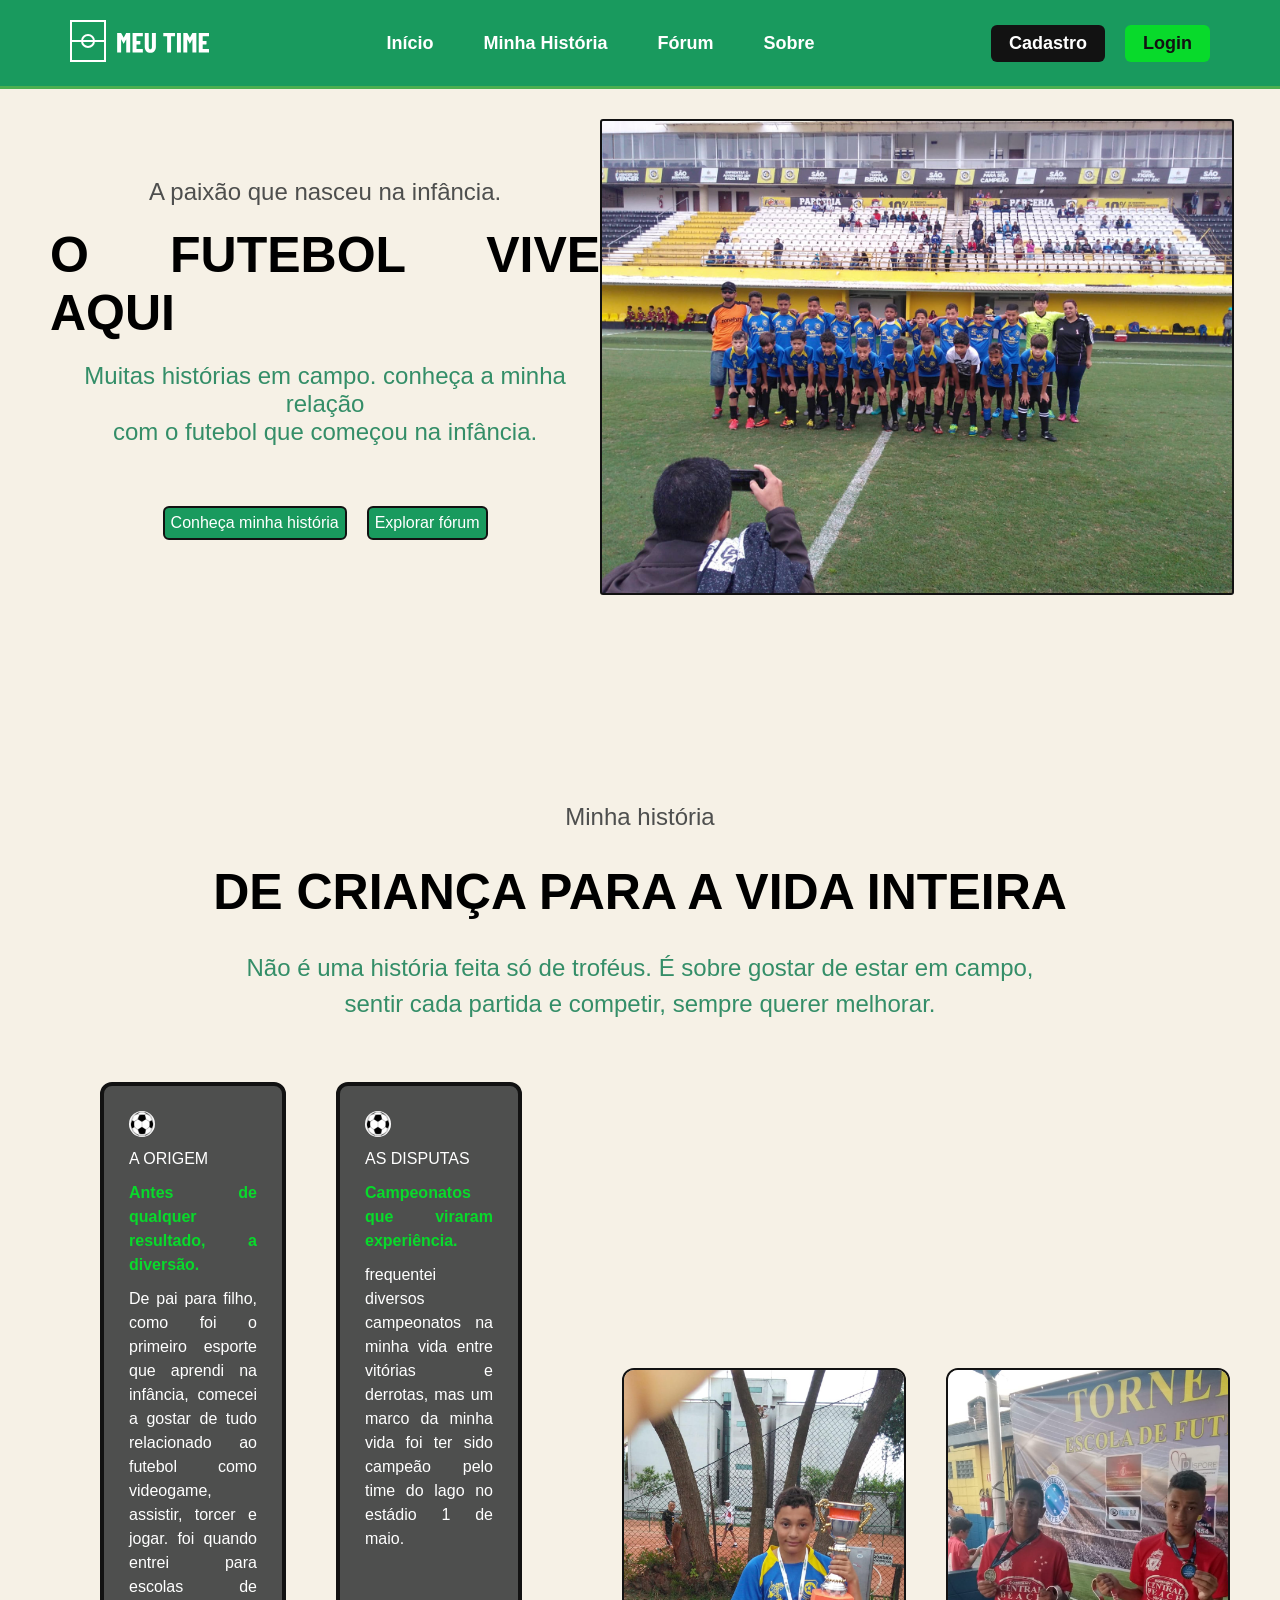
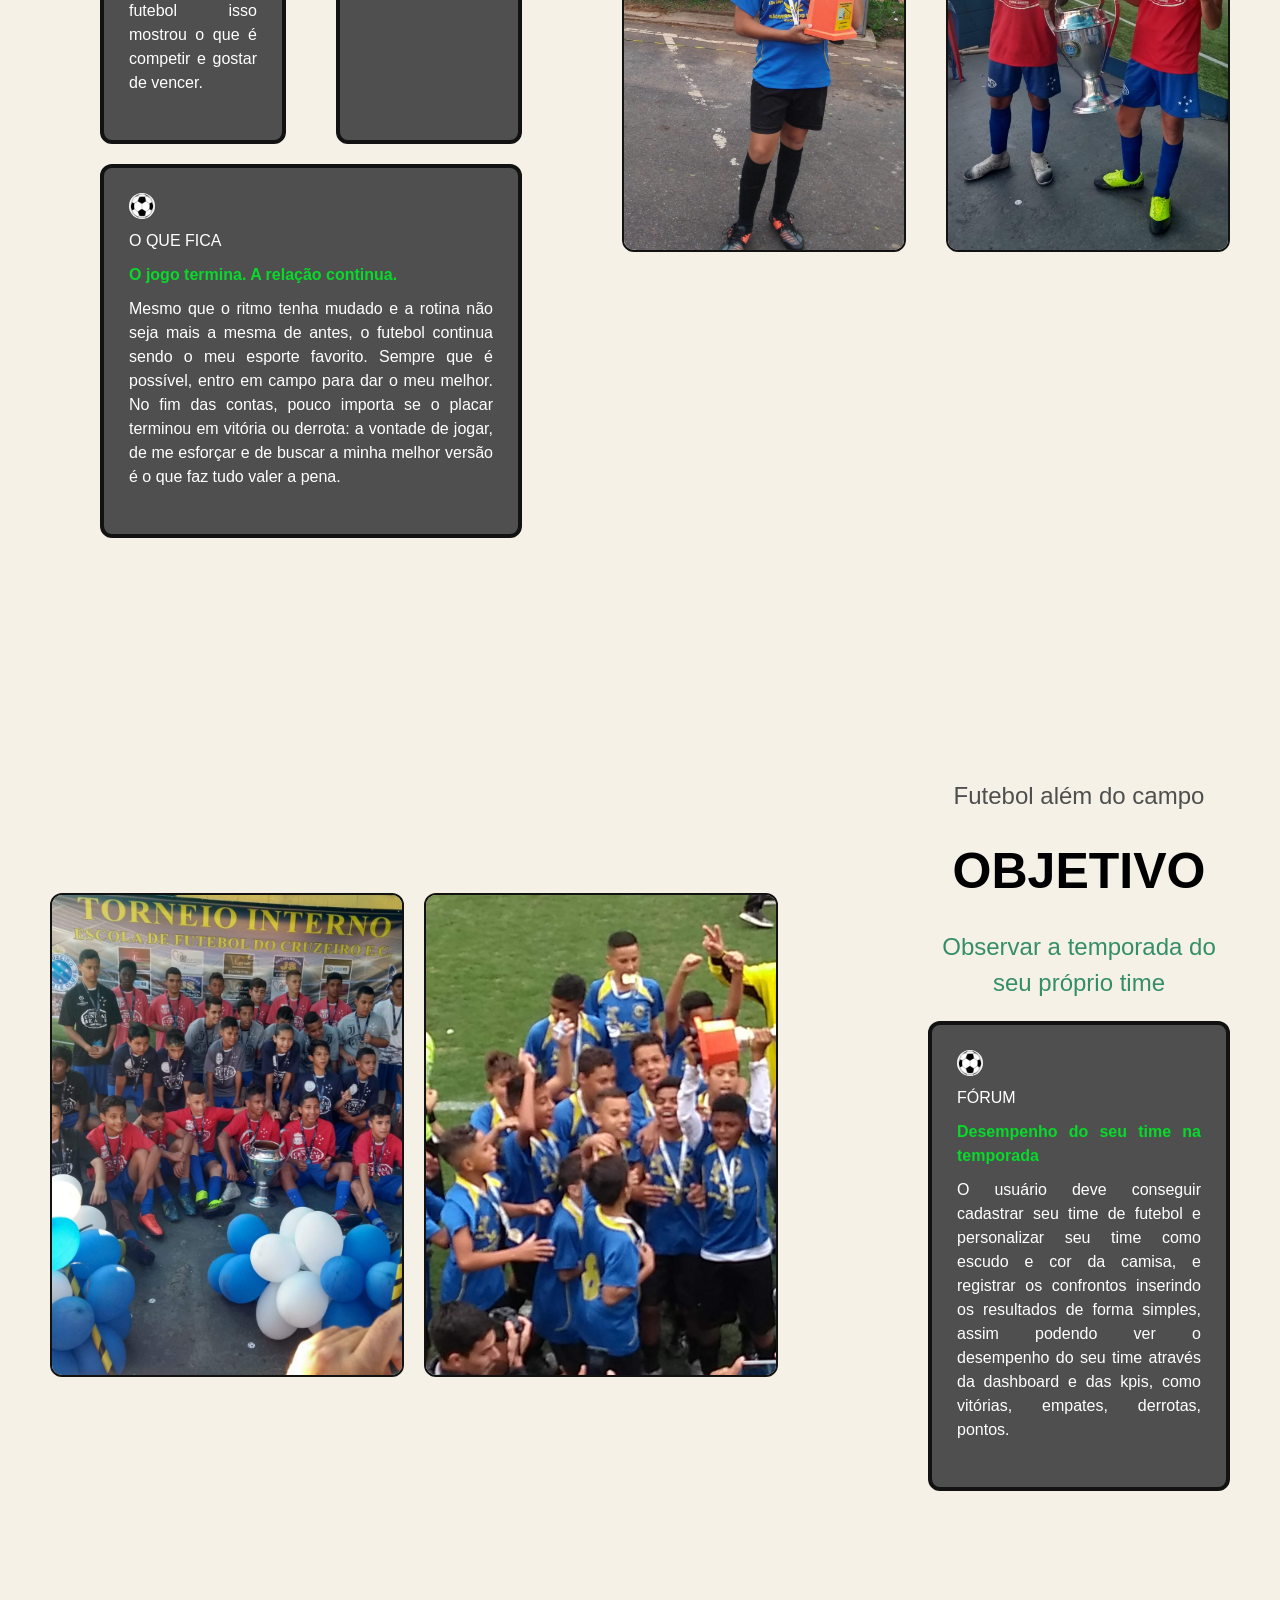
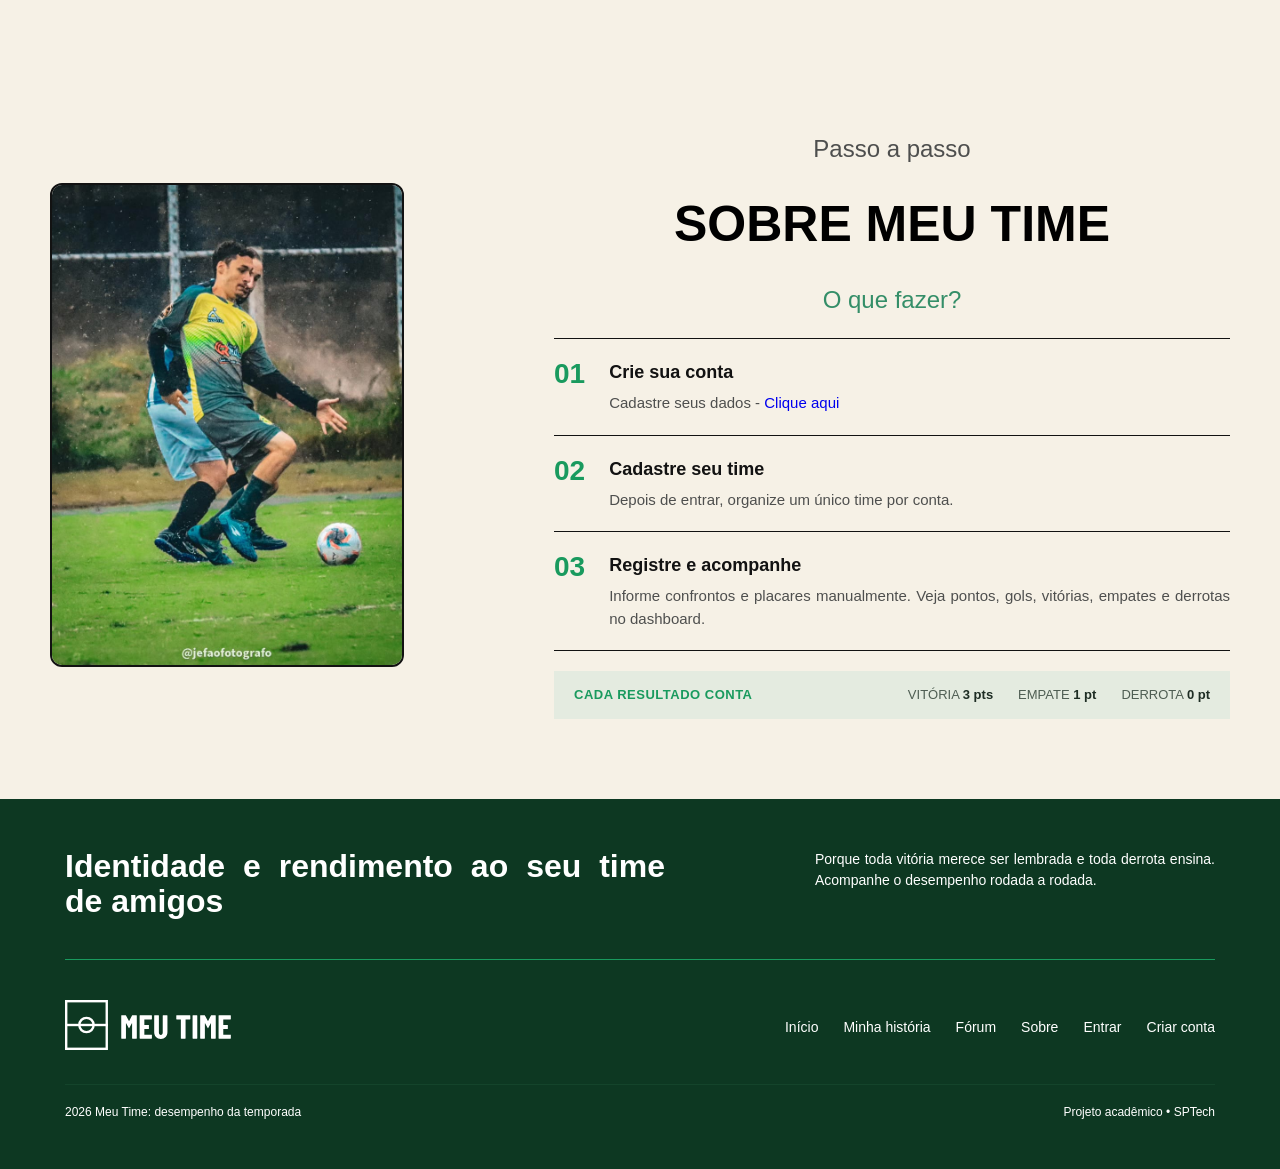
<file: public/site.home.html>
<!DOCTYPE html>
<html lang="en">

<head>
    <meta charset="UTF-8">
    <meta name="viewport" content="width=device-width, initial-scale=1.0">
    <title>Meu Time</title>
    <link rel="stylesheet" href="../public/css/site.home.css">
</head>

<body>

    <header class="cabecalho">

        <div class="card">
            <div><img src="../public/assets/icon/Marca Meu Time Stats (1).svg"></div>
            <nav class="nav_links">
                <a href="#inicio">Início</a>
                <a href="#historia">Minha História</a>
                <a href="#forum">Fórum</a>
                <a href="#sobre">Sobre</a>
            </nav>

            <div class="btn_nav">
                <a href="../public/cadastro.html" class="btn_cadastro">Cadastro</a>
                <a href="../public/login.html" class="btn_login">Login</a>
            </div>

        </div>

    </header>
    <!-- FIM DO CABEÇALHO DE NAVEGAÇÃO(LINKS) DA PÁGINA -->

    <section id="inicio">

        <header class="secao1">

            <div class="card">
                <div class="titulo">
                    <span>A paixão que nasceu na infância.</span>
                    <h1>O FUTEBOL VIVE AQUI</h1>
                    <p>Muitas histórias em campo. conheça a minha relação <br>
                        com o futebol que começou na infância.</p>
                    <div class="botoes_inicio">
                        <a class="btn_inicio" href="#historia">Conheça minha história</a>
                        <a class="btn_inicio" href="#forum">Explorar fórum</a>
                    </div>
                </div>

                <div class="img1"><img src="../public/assets/imagem/time_lago.jpeg"></div>
            </div>

        </header>

    </section>
    <!-- FIM DA SEÇÃO INÍCIO DA PÁGINA  -->

    <section id="historia">

        <header class="secao2">

            <div class="card">

                <div class="card_historia">

                    <div class="titulo">
                        <span>Minha história</span>
                        <h1>DE CRIANÇA PARA A VIDA INTEIRA</h1>
                        <p>Não é uma história feita só de troféus. É sobre gostar de estar em campo,<br>
                            sentir cada partida e competir, sempre querer melhorar.</p>
                    </div>

                    <div class="blocos_img">
                        <div class="bloco_card">
                            <div class="bloco_historia">

                                <div class="container">
                                    <div class="card_topo">
                                        <img src="../public/assets/icon/pelota.svg">
                                        <p>A ORIGEM</p>
                                        <h4>Antes de qualquer resultado, a diversão.</h4>
                                        <span>De pai para filho, como foi o primeiro esporte que aprendi na infância,
                                            comecei a gostar de tudo relacionado ao futebol como videogame, assistir,
                                            torcer e jogar. foi quando entrei para escolas de futebol
                                            isso mostrou o que é competir e gostar de vencer.</span>
                                    </div>

                                </div>


                                <div class="container">
                                    <div class="card_topo">
                                        <img src="../public/assets/icon/pelota.svg">
                                        <p>AS DISPUTAS</p>
                                        <h4>Campeonatos que viraram experiência.</h4>
                                        <span>frequentei diversos campeonatos na minha vida entre vitórias e derrotas,
                                            mas um marco da minha vida foi ter sido campeão pelo time do lago no estádio
                                            1 de maio.</span>
                                    </div>

                                </div>

                            </div>

                            <div class="container">
                                <div class="card_topo">
                                    <img src="../public/assets/icon/pelota.svg">
                                    <p>O QUE FICA</p>
                                    <h4>O jogo termina. A relação continua.</h4>
                                    <span>Mesmo que o ritmo tenha mudado e a rotina não seja mais a mesma de antes, o
                                        futebol continua sendo o meu esporte favorito. Sempre que é possível, entro em
                                        campo para dar o meu melhor. No fim das contas, pouco importa se o placar
                                        terminou em vitória ou derrota: a vontade de jogar, de me esforçar e de buscar a
                                        minha melhor versão é o que faz tudo valer a pena.</span>
                                </div>

                            </div>

                        </div>

                        <div>
                            <div class="img2">
                                <img src="../public/assets/imagem/yo_trofeu.jpeg">
                                <img src="../public/assets/imagem/yo_trofeu2.jpeg">
                            </div>
                        </div>

                    </div>

                </div>

            </div>

        </header>

    </section>
    <!-- FIM DA SEÇÃO MINHA HISTÓRIA DA PÁGINA  -->

    <section id="forum">

        <header class="secao2">

            <div class="card">

                <div class="card_historia">

                    <div class="blocos_img">

                        <div>
                            <div class="img3">
                                <img src="../public/assets/imagem/time_cruzeiro.jpeg">
                                <img src="../public/assets/imagem/levantando_taca.lago.jpeg">
                            </div>
                        </div>

                        <div class="bloco_card">

                            <div class="titulo">
                                <span>Futebol além do campo</span>
                                <h1>OBJETIVO</h1>
                                <p>Observar a temporada do seu próprio time</p>
                            </div>

                            <div class="bloco_historia">

                                <div class="container">
                                    <div class="card_topo">
                                        <img src="../public/assets/icon/pelota.svg">
                                        <p>FÓRUM</p>
                                        <h4>Desempenho do seu time na temporada</h4>
                                        <span>O usuário deve conseguir cadastrar seu time de futebol e personalizar seu
                                            time como escudo e cor da camisa, e registrar os confrontos inserindo os
                                            resultados de forma simples, assim podendo ver o desempenho do seu time
                                            através da dashboard e das kpis, como vitórias, empates, derrotas,
                                            pontos.</span>
                                    </div>

                                </div>

                            </div>

                        </div>

                    </div>

                </div>

        </header>

    </section>
    <!-- FIM DA SEÇÃO FÓRUM DA PÁGINA  -->

    <section id="sobre">

        <header class="secao2">

            <div class="card">

                <div class="card_historia">

                    <div class="blocos_img">

                        <div>
                            <div class="img3">
                                <img src="../public/assets/imagem/yo_jogador.jpeg">
                            </div>
                        </div>

                        <div class="bloco_card">

                            <div class="titulo">
                                <span>Passo a passo</span>
                                <h1>SOBRE MEU TIME</h1>
                                <p>O que fazer?</p>
                            </div>

                            <div class="bloco_historia">
                                <div class="lista_passos">

                                    <div class="passo_item">
                                        <span class="passo_numero">01</span>
                                        <div class="passo_texto">
                                            <h4>Crie sua conta</h4>
                                            <p>Cadastre seus dados - <a href="cadastro.html">Clique aqui</a></p>
                                        </div>
                                    </div>

                                    <div class="passo_item">
                                        <span class="passo_numero">02</span>
                                        <div class="passo_texto">
                                            <h4>Cadastre seu time</h4>
                                            <p>Depois de entrar, organize um único time por conta.</p>
                                        </div>
                                    </div>

                                    <div class="passo_item">
                                        <span class="passo_numero">03</span>
                                        <div class="passo_texto">
                                            <h4>Registre e acompanhe</h4>
                                            <p>Informe confrontos e placares manualmente. Veja pontos, gols, vitórias,
                                                empates e derrotas no dashboard.</p>
                                        </div>
                                    </div>

                                    <div class="barra_pontuacao">
                                        <span class="pontuacao_titulo">CADA RESULTADO CONTA</span>
                                        <div class="pontuacao_valores">
                                            <span>VITÓRIA <strong>3 pts</strong></span>
                                            <span>EMPATE <strong>1 pt</strong></span>
                                            <span>DERROTA <strong>0 pt</strong></span>
                                        </div>
                                    </div>

                                </div>
                            </div>

                        </div>

                    </div>

                </div>

            </div>

        </header>

    </section>
    <!-- FIM DA SEÇÃO SOBRE DA PÁGINA  -->

    <footer class="rodape">
        <div class="rodape_conteudo">

            <div class="rodape_superior">
                <div class="rodape_frase">
                    <span><h2>Identidade e rendimento ao seu time de amigos</h2>
                </div>
                <div class="rodape_msg">
                    <p>Porque toda vitória merece ser lembrada e toda derrota ensina.
                         Acompanhe o desempenho rodada a rodada.</p>
                </div>
            </div>

            <div class="rodape_divisor"></div>

            <div class="rodape_inferior">
                <div class="rodape_logo">
                    <img src="../public/assets/icon/Marca Meu Time Stats (1).svg">
                </div>

                <nav class="rodape_links">
                    <a href="#inicio">Início</a>
                    <a href="#historia">Minha história</a>
                    <a href="#forum">Fórum</a>
                    <a href="#sobre">Sobre</a>
                    <a href="login.html">Entrar</a>
                    <a href="cadastro.html">Criar conta</a>
                </nav>
            </div>

            <div class="rodape_creditos">
                <span>2026 Meu Time: desempenho da temporada</span>
                <span>Projeto acadêmico • SPTech</span>
            </div>

        </div>
    </footer>

</body>

</html>
</file>
<file: public/css/site.home.css>
* {
    margin: 0;
    padding: 0;
    font-family: Arial, Helvetica, sans-serif;

}

body {
    background-color: #f6f1e6;
    text-align: justify;
}

.cabecalho {
    background-color: #199a5e;
    border-bottom: 3px solid #4CAF50;
    z-index: 100;
    position: sticky;
    padding: 20px;
    top: 0;

}

.card {
    display: flex;
    flex-direction: row;
    justify-content: space-between;
    align-items: center;
    margin-right: 10px;
    margin-left: 10px;

}

.nav_links {
    display: flex;
    gap: 50px;


}

.nav_links a {
    text-decoration: none;
    color: #ffff;
    font-weight: 800;
    font-size: 18px;

}

.nav_links a:hover {
    color: #4e4f4e;

}

.btn_nav {
    display: flex;
    gap: 20px;
    font-weight: 800;
    font-size: 18px;


}

.btn_login {
    text-decoration: none;
    border-radius: 6px;
    background-color: #08da2b;
    color: #121212;
    padding: 8px 18px;
    transition: background 0.4s;

}

.btn_cadastro {
    text-decoration: none;
    border-radius: 6px;
    background-color: #121212;
    color: #ffff;
    padding: 8px 18px;
    transition: background 0.4s;

}

.btn_login:hover {
    background-color: #76FF03;

}

.btn_cadastro:hover {
    background-color: #4e4f4e;

}

/* --- FIM DO CABEÇALHO --- */

.secao1 {
    display: flex;
    flex-direction: column;
    margin-top: 30px;
}

.secao2 {
    display: flex;
    flex-direction: row;
    justify-content: center;


}


.card {
    display: flex;
    flex-direction: row;
    margin-left: 50px;
    margin-right: 50px;

}

.titulo {
    display: flex;
    flex-direction: column;
    gap: 20px;
    align-items: center;

}

.titulo span {
    display: flex;
    font-size: 24px;
    color: #4e4f4e;
    font: bold;
}

.titulo h1 {
    display: flex;
    font-size: 50px;
    font: bold;
}

.titulo p {
    display: flex;
    font-size: 24px;
    color: rgb(52, 142, 104);
    font: bold;
    text-align: center;
}

.img1 {
    height: 55%;
    width: 55%;

}

.img1 img {
    height: 100%;
    width: 100%;
    border-radius: 3px;
    background-color: #121212;
    padding: 2px;

}

.img2 {
    display: flex;
    gap: 40px;

}

.img2 img {
    width: 280px;
    height: 480px;
    border-radius: 12px;
    object-fit: cover;
    border: 2px solid #121212;

}

.img3 {
    display: flex;
    gap: 20px;

}

.img3 img {
    width: 350px;
    height: 480px;
    border-radius: 12px;
    object-fit: cover;
    border: 2px solid #121212;

}

.btn_inicio {
    border-radius: 6px;
    text-decoration: none;
    padding: 6px;
    background-color: #199a5e;
    border: 2px solid #121212;

}

.botoes_inicio {
    display: flex;
    flex-direction: row;
    gap: 20px;
    margin-top: 40px;
}

.botoes_inicio a {
    color: #ffff;
}

.card_historia {
    display: flex;
    gap: 20px;
    flex-direction: column;
    line-height: 1.5;
    margin-top: 200px;

}

.bloco_card {
    display: flex;
    gap: 20px;
    flex-direction: column;
    margin-left: 50px;
    flex: 1;

}

.bloco_historia {
    display: flex;
    flex-direction: row;
    gap: 50px;
    width: 100%;

}

.container {
    background-color: #4e4f4e;
    padding: 25px;
    border-radius: 12px;
    min-height: 220px;
    flex: 1;
    border: 4px solid #121212;

}

.blocos_img {
    display: flex;
    align-items: center;
    gap: 100px;
    margin-top: 40px;

}

.card_topo {
    display: flex;
    flex-direction: column;
    align-items: flex-start;
    margin-bottom: 20px;
    gap: 10px;

}

.card_topo p,
span {
    color: #ffff;
}

.card_topo h4 {
    color: #08da2b;
}

.lista_passos {
    display: flex;
    flex-direction: column;
    width: 100%;
    border-top: 1px solid #121212;

}

.passo_item {
    display: flex;
    flex-direction: row;
    align-items: flex-start;
    gap: 24px;
    padding: 20px 0;
    border-bottom: 1px solid #121212;

}

.passo_numero {
    font-size: 28px;
    font-weight: bold;
    color: #199a5e;
    line-height: 1.1;
}

.passo_texto {
    display: flex;
    flex-direction: column;
    gap: 6px;
}

.passo_texto h4 {
    color: #121212;
    font-size: 18px;
    font-weight: bold;
    margin: 0;
}

.passo_texto p {
    color: #4e4f4e;
    font-size: 15px;
    margin: 0;
}

.passo_texto a {
    text-decoration: none;

}

.barra_pontuacao {
    display: flex;
    justify-content: space-between;
    align-items: center;
    background-color: #e4ebe0;
    padding: 14px 20px;
    margin-top: 20px;
    font-size: 13px;

}

.pontuacao_titulo {
    font-weight: bold;
    letter-spacing: 0.5px;
    color: #199a5e;

}

.pontuacao_valores {
    display: flex;
    gap: 25px;

}

.pontuacao_valores span {
    color: #4e5d52;

}

.pontuacao_valores strong {
    color: #1e2d24;
}

.rodape {
    display: flex;
    background-color: #199a5e;
    margin-top: 50px;
    flex-direction: column;
}

.rodape {
    background-color: #0d3822; /* Verde escuro do Figma */
    color: #ffff;
    padding: 50px 40px;
    margin-top: 80px;
    
}

.rodape_conteudo {
    margin: 0 auto;
    display: flex;
    flex-direction: column;

}

.rodape_superior {
    display: flex;
    align-items: flex-start;
    gap: 150px;
    margin-bottom: 40px;
}

.rodape_frase {
    display: flex;
    flex-direction: column;
    max-width: 600px;
}

.rodape_frase h2 {
    font-size: 32px;
    font-weight: 800;
    line-height: 1.1;
    color: #ffff;
}

.rodape_msg {
    display: flex;
    flex-direction: column;
    gap: 15px;
    max-width: 400px;
}

.rodape_msg p {
    font-size: 14px;
    color: #ffff;
    line-height: 1.5;
}

.rodape_divisor {
    width: 100%;
    height: 1px;
    background-color: #199a5e; /* Linha divisória sutil */
    margin-bottom: 40px;
}

.rodape_inferior {
    display: flex;
    justify-content: space-between;
    align-items: center;
    margin-bottom: 30px;
}

.rodape_logo img {
    height: 50px;
}

.rodape_links {
    display: flex;
    gap: 25px;
}

.rodape_links a {
    color: #ffff;
    text-decoration: none;
    font-size: 14px;
}

.rodape_links a:hover {
    color: #08da2b;
}

.rodape_creditos {
    display: flex;
    justify-content: space-between;
    font-size: 12px;
    color: #ffff;
    border-top: 1px solid #14442b;
    padding-top: 20px;
}
</file>
